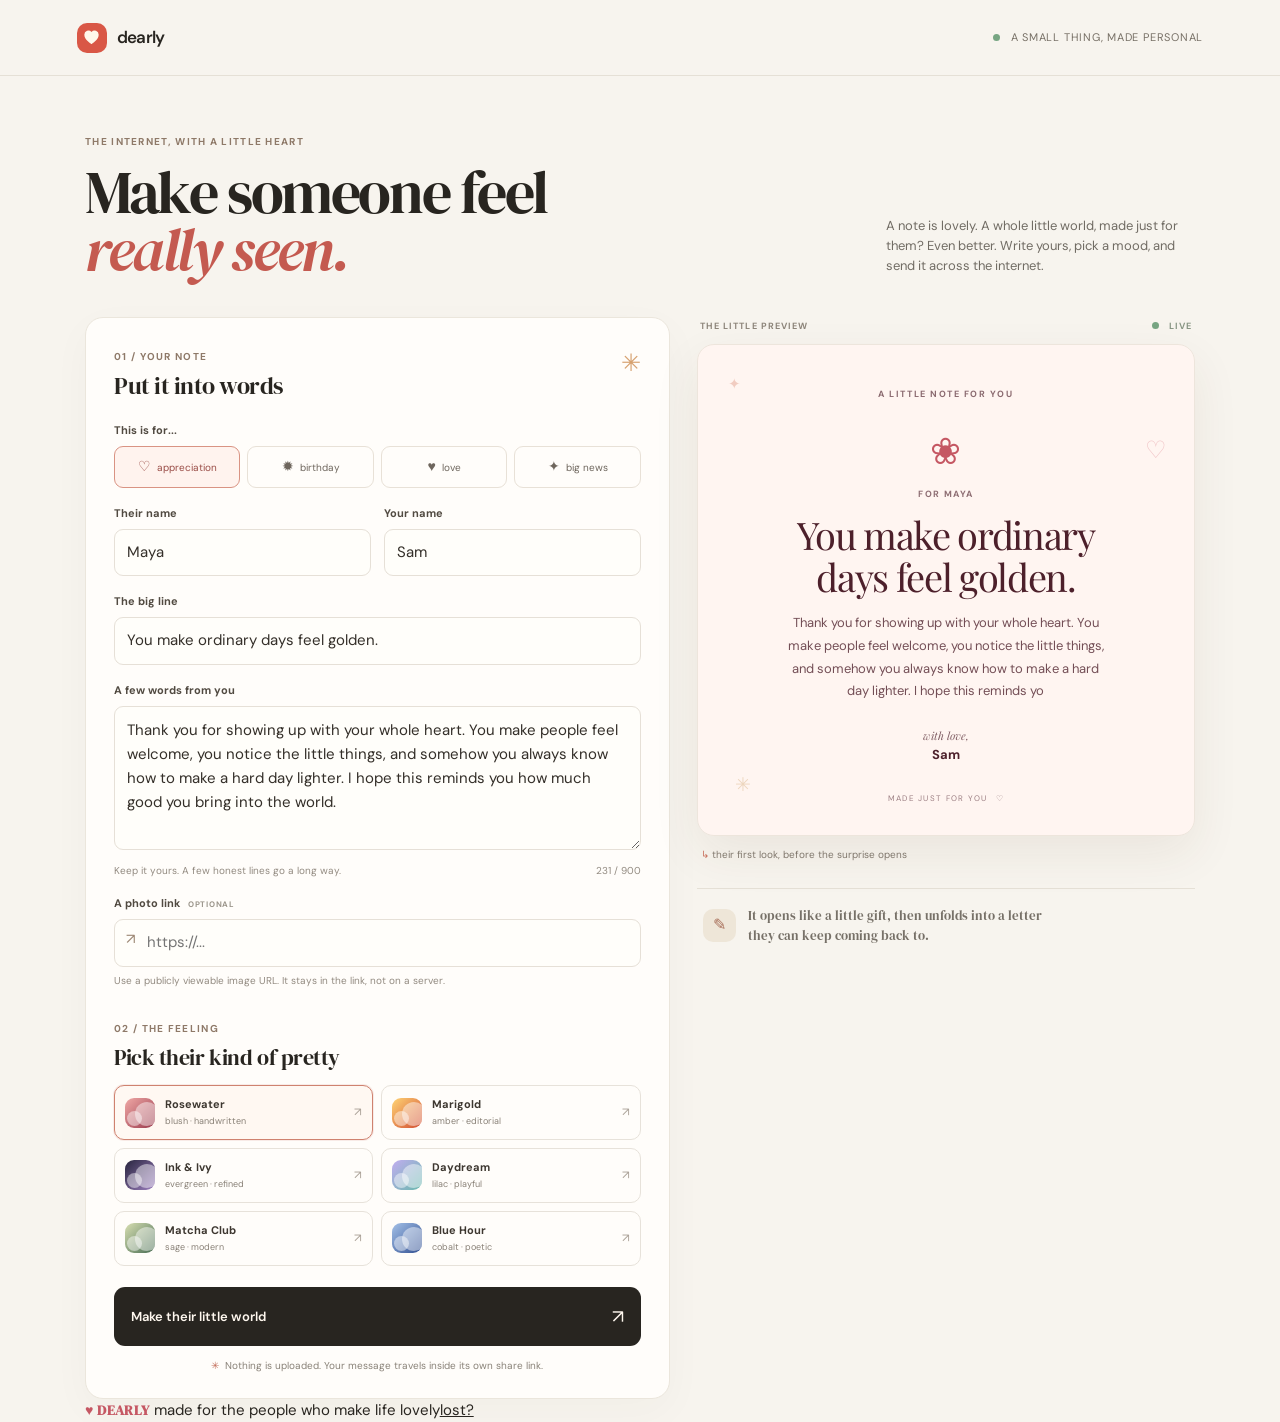
<file: index.html>
<!doctype html>
<html lang="en">
<head>
  <!-- Google tag (gtag.js) -->
<script async src="https://www.googletagmanager.com/gtag/js?id=G-65N9Z2HTPT"></script>
<script>
  window.dataLayer = window.dataLayer || [];
  function gtag(){dataLayer.push(arguments);}
  gtag('js', new Date());

  gtag('config', 'G-65N9Z2HTPT');
</script>
  <meta charset="utf-8">
  <meta name="viewport" content="width=device-width, initial-scale=1">
  <meta name="description" content="Make a little corner of the internet for someone who matters. Create and share a personal greeting site in minutes.">
  <meta name="theme-color" content="#f8f3eb">
  <title>Dearly make it mean something</title>
  <link rel="preconnect" href="https://fonts.googleapis.com">
  <link rel="preconnect" href="https://fonts.gstatic.com" crossorigin>
  <link href="https://fonts.googleapis.com/css2?family=DM+Sans:wght@400;500;600;700&family=DM+Serif+Display&family=Fraunces:opsz,wght@9..144,500;9..144,600&family=Manrope:wght@400;500;600;700&family=Playfair+Display:wght@500;600;700&family=Space+Grotesk:wght@400;500;600;700&display=swap" rel="stylesheet">
  <link id="site-icon" rel="icon" href="data:image/svg+xml,%3Csvg xmlns='http://www.w3.org/2000/svg' viewBox='0 0 64 64'%3E%3Crect width='64' height='64' rx='20' fill='%23c55763'/%3E%3Ctext x='17' y='46' font-family='Georgia' font-size='44' fill='%23fff6eb'%3Ed%3C/text%3E%3C/svg%3E">
  <link rel="stylesheet" href="styles.css">
</head>
<body class="builder-page">
  <header class="topbar">
    <a class="brand" href="index.html" aria-label="Dearly home"><span class="brand-mark" aria-hidden="true"><svg viewBox="0 0 32 32" aria-hidden="true"><path d="M16 25s-10-5.8-10-13a5.7 5.7 0 0 1 10-3.7A5.7 5.7 0 0 1 26 12c0 7.2-10 13-10 13Z" fill="currentColor"/></svg></span><span>dearly</span></a>
    <div class="topbar-note"><span class="live-dot"></span> a small thing, made personal</div>
  </header>

  <main class="builder-shell">
    <section class="intro-row">
      <div>
        <p class="eyebrow">THE INTERNET, WITH A LITTLE HEART</p>
        <h1>Make someone feel<br><em>really seen.</em></h1>
      </div>
      <p class="intro-copy">A note is lovely. A whole little world, made just for them? Even better. Write yours, pick a mood, and send it across the internet.</p>
    </section>

    <div class="builder-grid">
      <form class="editor-card" id="card-form">
        <div class="editor-heading"><div><span class="step-label">01 / YOUR NOTE</span><h2>Put it into words</h2></div><span class="sparkle">✳</span></div>
        <label class="field-label" for="occasion">This is for...</label>
        <div class="occasion-picker" role="group" aria-label="Choose an occasion">
          <button type="button" class="occasion-option active" data-occasion="appreciation"><span>♡</span> appreciation</button>
          <button type="button" class="occasion-option" data-occasion="birthday"><span>✹</span> birthday</button>
          <button type="button" class="occasion-option" data-occasion="love"><span>♥</span> love</button>
          <button type="button" class="occasion-option" data-occasion="congratulations"><span>✦</span> big news</button>
        </div>
        <input type="hidden" id="occasion" value="appreciation">

        <div class="field-pair">
          <div class="field-wrap"><label class="field-label" for="recipient">Their name</label><input id="recipient" maxlength="48" value="Maya" autocomplete="off" required></div>
          <div class="field-wrap"><label class="field-label" for="sender">Your name</label><input id="sender" maxlength="48" value="Sam" autocomplete="off" required></div>
        </div>
        <label class="field-label" for="headline">The big line</label>
        <input id="headline" maxlength="90" value="You make ordinary days feel golden." required>
        <label class="field-label" for="message">A few words from you</label>
        <textarea id="message" rows="5" maxlength="900" required>Thank you for showing up with your whole heart. You make people feel welcome, you notice the little things, and somehow you always know how to make a hard day lighter. I hope this reminds you how much good you bring into the world.</textarea>
        <div class="field-foot"><span>Keep it yours. A few honest lines go a long way.</span><span id="char-count">0 / 900</span></div>
        <label class="field-label" for="photo">A photo link <span class="optional">OPTIONAL</span></label>
        <div class="input-with-icon"><span aria-hidden="true">↗</span><input id="photo" type="url" placeholder="https://..." autocomplete="url"></div>
        <p class="field-hint">Use a publicly viewable image URL. It stays in the link, not on a server.</p>

        <div class="editor-heading theme-heading"><div><span class="step-label">02 / THE FEELING</span><h2>Pick their kind of pretty</h2></div></div>
        <div class="theme-picker" role="group" aria-label="Choose a visual theme">
          <button type="button" class="theme-option active" data-theme="rose"><span class="theme-swatch swatch-rose"></span><span><b>Rosewater</b><small>blush · handwritten</small></span><i>↗</i></button>
          <button type="button" class="theme-option" data-theme="sunset"><span class="theme-swatch swatch-sunset"></span><span><b>Marigold</b><small>amber · editorial</small></span><i>↗</i></button>
          <button type="button" class="theme-option" data-theme="midnight"><span class="theme-swatch swatch-midnight"></span><span><b>Ink &amp; Ivy</b><small>evergreen · refined</small></span><i>↗</i></button>
          <button type="button" class="theme-option" data-theme="pastel"><span class="theme-swatch swatch-pastel"></span><span><b>Daydream</b><small>lilac · playful</small></span><i>↗</i></button>
          <button type="button" class="theme-option" data-theme="matcha"><span class="theme-swatch swatch-matcha"></span><span><b>Matcha Club</b><small>sage · modern</small></span><i>↗</i></button>
          <button type="button" class="theme-option" data-theme="blue"><span class="theme-swatch swatch-blue"></span><span><b>Blue Hour</b><small>cobalt · poetic</small></span><i>↗</i></button>
        </div>
        <button class="create-button" type="submit"><span>Make their little world</span><b aria-hidden="true">↗</b></button>
        <p class="privacy-note"><span>✳</span> Nothing is uploaded. Your message travels inside its own share link.</p>
        <div class="share-result" id="share-result" hidden aria-live="polite">
          <div class="share-result-copy"><span class="step-label">YOUR LINK IS READY</span><strong>Made with love. Sent with a link.</strong></div>
          <div class="share-link-row"><input id="share-link" readonly aria-label="Generated share link"><button id="copy-link" type="button">Copy link</button></div>
          <a id="open-link" class="open-link" href="view.html">Preview the whole thing ↗</a>
          <span class="copy-status" id="copy-status" role="status"></span>
        </div>
      </form>

      <aside class="preview-column">
        <div class="preview-topline"><span>THE LITTLE PREVIEW</span><span class="preview-live"><i></i> LIVE</span></div>
        <div class="preview-frame" id="preview" data-theme="rose">
          <div class="preview-deco deco-one">✦</div><div class="preview-deco deco-two">♡</div><div class="preview-deco deco-three">✳</div>
          <div class="preview-content">
            <span class="preview-kicker" id="preview-kicker">A LITTLE NOTE FOR YOU</span>
            <span class="preview-flower" id="preview-flower">❀</span>
            <p class="preview-for">FOR <span id="preview-recipient">MAYA</span></p>
            <h2 id="preview-headline">You make ordinary days feel golden.</h2>
            <p class="preview-message" id="preview-message">Thank you for showing up with your whole heart. You make people feel welcome, you notice the little things, and somehow you always know how to make a hard day lighter.</p>
            <div class="preview-signoff"><span>with love,</span><b id="preview-sender">Sam</b></div>
            <span class="preview-stamp">MADE JUST FOR YOU <i>♡</i></span>
          </div>
          <div class="preview-photo" id="preview-photo" hidden><img id="preview-photo-image" alt="Your selected photo preview"></div>
        </div>
        <div class="preview-caption"><span>↳</span> their first look, before the surprise opens</div>
        <div class="mini-note"><span class="mini-note-icon">✎</span><p>It opens like a little gift, then unfolds into a letter they can keep coming back to.</p></div>
      </aside>
    </div>
    <footer class="page-footer"><span class="page-footer-brand">♥ DEARLY</span><span> made for the people who make life lovely</span><a href="404.html">lost?</a></footer>
  </main>
  <script src="builder.js" defer></script>
</body>
</html>
</file>
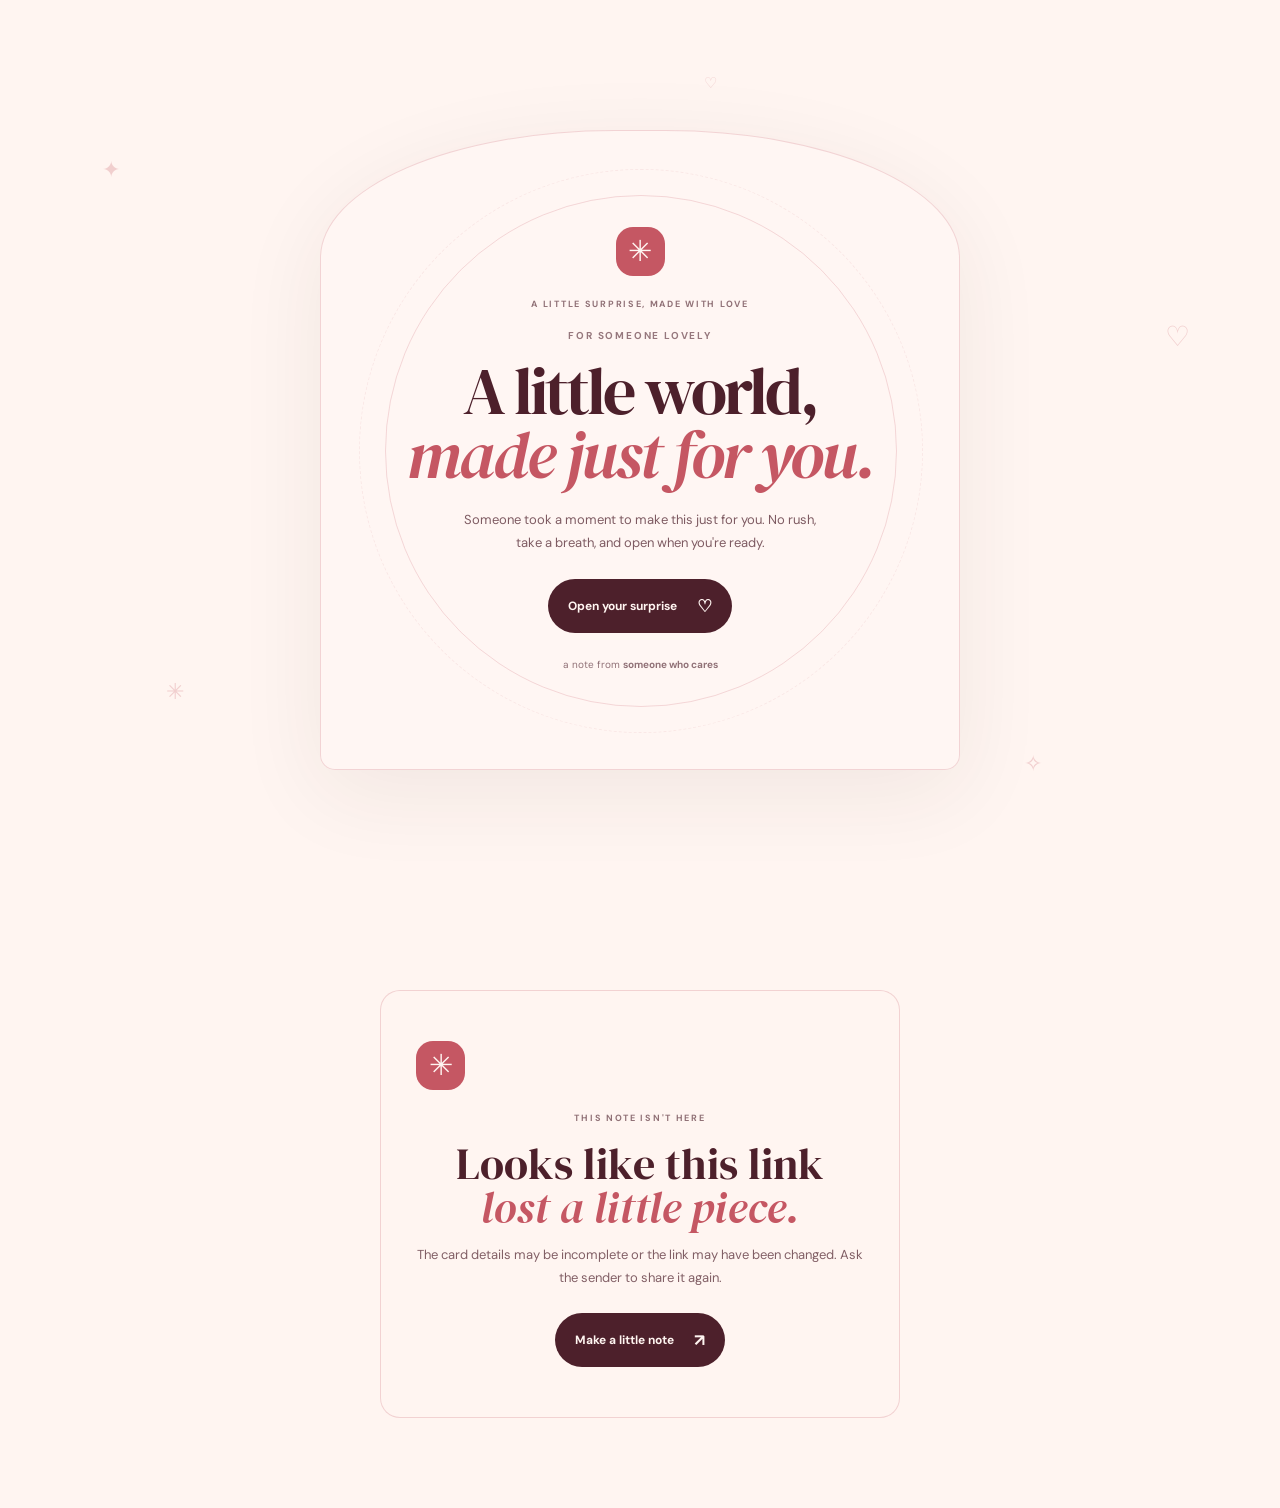
<file: view.html>
<!doctype html>
<html lang="en">
<head>
<script async src="https://www.googletagmanager.com/gtag/js?id=G-65N9Z2HTPT"></script>
<script>
  window.dataLayer = window.dataLayer || [];
  function gtag(){dataLayer.push(arguments);}
  gtag('js', new Date());
  gtag('config', 'G-65N9Z2HTPT');
</script>
  <meta charset="utf-8">
  <meta name="viewport" content="width=device-width, initial-scale=1">
  <meta name="description" content="A little world made for someone who matters. Open your personal note, made just for you.">
  <meta name="theme-color" content="#fff5f1">
  <title>Dearly a little world, just for you</title>
  <link rel="preconnect" href="https://fonts.googleapis.com">
  <link rel="preconnect" href="https://fonts.gstatic.com" crossorigin>
  <link href="https://fonts.googleapis.com/css2?family=DM+Sans:wght@400;500;600;700&family=DM+Serif+Display&family=Fraunces:opsz,wght@9..144,500;9..144,600&family=Manrope:wght@400;500;600;700&family=Playfair+Display:wght@500;600;700&family=Space+Grotesk:wght@400;500;600;700&display=swap" rel="stylesheet">
  <link id="site-icon" rel="icon" href="data:image/svg+xml,%3Csvg xmlns='http://www.w3.org/2000/svg' viewBox='0 0 64 64'%3E%3Crect width='64' height='64' rx='20' fill='%23c55763'/%3E%3Cpath d='M32 47S13 36 17 24c3-9 14-8 15 1 2-9 13-10 16-1 4 12-16 23-16 23Z' fill='%23fff6eb'/%3E%3C/svg%3E">
  <link rel="stylesheet" href="styles.css">
  <link rel="stylesheet" href="view.css">
</head>
<body class="viewer-page" data-theme="rose">
  <div class="float-layer" aria-hidden="true"><span>✦</span><span>♡</span><span>✳</span><span>✧</span><span>♡</span><span>✦</span></div>
  <main id="viewer-root">
    <section class="open-screen" id="open-screen">
      <div class="open-card">
        <span class="open-mark" aria-hidden="true">✳</span>
        <p class="view-kicker" id="welcome-kicker">A LITTLE SURPRISE, MADE WITH LOVE</p>
        <p class="open-for">FOR <span id="welcome-name">SOMEONE LOVELY</span></p>
        <h1 id="welcome-title">A little world,<br><em>made just for you.</em></h1>
        <p class="open-copy">Someone took a moment to make this just for you. No rush, take a breath, and open when you're ready.</p>
        <button class="open-button" id="open-surprise">Open your surprise <span>♡</span></button>
        <p class="open-signoff">a note from <b id="welcome-sender">someone who cares</b></p>
      </div>
    </section>

    <div class="personal-site" id="personal-site" hidden>
      <header class="view-nav"><a class="brand" href="index.html" aria-label="Dearly home"><span class="brand-mark" aria-hidden="true"><svg viewBox="0 0 32 32"><path d="M16 25s-10-5.8-10-13a5.7 5.7 0 0 1 10-3.7A5.7 5.7 0 0 1 26 12c0 7.2-10 13-10 13Z" fill="currentColor"/></svg></span><span>dearly</span></a><span class="nav-dedication">A LITTLE WORLD, MADE JUST FOR YOU</span></header>
      <section class="hero-section reveal-section" id="top">
        <div class="hero-orbit orbit-a"></div><div class="hero-orbit orbit-b"></div>
        <div class="hero-copy"><p class="view-kicker" id="hero-kicker">A SMALL TRIBUTE TO SOMEONE EXTRAORDINARY</p><p class="hero-recipient">FOR <span id="hero-name">YOU</span></p><h1 id="hero-headline">You make the world a little brighter.</h1><p class="hero-desc" id="hero-desc"></p><a href="#letter" class="hero-link">A note from the heart <span>↓</span></a></div>
        <div class="hero-art"><div class="art-sun"></div><div class="art-ring ring-one"></div><div class="art-ring ring-two"></div><span class="art-flower flower-one">✿</span><span class="art-flower flower-two"><svg  xmlns="http://www.w3.org/2000/svg" width="16" height="16"  
fill="currentColor" viewBox="0 0 24 24"  
transform="scale(1,-1) ">
<!--Boxicons v3.0.8 https://boxicons.com | License  https://docs.boxicons.com/free-->
<path d="M6.44 16.37 11 13.73V19h2v-5.27l4.56 2.64 1-1.74L14 12l4.56-2.63-1-1.74L13 10.27V5h-2v5.27L6.44 7.63l-1 1.74L10 12l-4.56 2.63z"></path>
</svg></span><span class="art-spark spark-one">✦</span><span class="art-spark spark-two">✧</span><span class="art-stamp">JUST<br>FOR YOU</span><div class="hero-photo" id="hero-photo" hidden><img id="hero-photo-img" alt="A photo shared just for you"></div></div>
      </section>
      <section class="letter-section reveal-section" id="letter">
        <div class="section-index"><span>01</span><i></i> A FEW WORDS FROM MY HEART</div>
        <div class="letter-layout"><div class="letter-heading"><p class="view-kicker">NO BIG SPEECH, JUST THE TRUTH</p><h2 id="letter-title">You deserve to hear this.</h2><span class="letter-heart">♡</span></div><article class="letter-paper"><span class="paper-sprig">✳</span><p class="letter-dear" id="letter-dear">Dear friend,</p><p class="letter-copy" id="letter-copy"></p><div class="letter-end"><span>with all my heart,</span><b id="letter-sender">Your person</b></div></article></div>
      </section>
      <section class="keepsake-section reveal-section" id="keepsake" hidden>
        <div class="keepsake-photo"><img id="keepsake-img" alt="A moment worth keeping"><span>ONE FOR THE KEEPS</span></div>
        <div class="keepsake-copy"><p class="view-kicker">LITTLE PIECES OF OUR STORY</p><h2>Some things are too lovely to leave unsaid.</h2><p id="keepsake-note"></p><span class="keepsake-flourish">✧ &nbsp; ♡ &nbsp; ✧</span></div>
      </section>
      <section class="final-section reveal-section" id="last-note">
        <div class="final-card"><span class="final-star">✹</span><p class="view-kicker">BEFORE YOU GO...</p><h2 id="final-title">One last thing, <span>friend</span>.</h2><p id="final-copy"></p><button class="last-message-button" id="last-message-button">Open one last message <span>↗</span></button><p class="last-message" id="last-message" hidden></p><div class="final-signature"><span>made especially for you,</span><b id="final-sender">with love ♡</b></div></div>
      </section>
<div class="view-footer"><span>✳ DEARLY, MADE WITH LOVE</span><a href="index.html">Create one for someone you love <span>↗</span></a></div>
    </div>
  </main>
  <section class="invalid-card" id="invalid-card" hidden><span class="open-mark">✳</span><p class="view-kicker">THIS NOTE ISN'T HERE</p><h1>Looks like this link<br><em>lost a little piece.</em></h1><p>The card details may be incomplete or the link may have been changed. Ask the sender to share it again.</p><a class="open-button" href="index.html">Make a little note <span>↗</span></a></section>
  <script src="viewer.js" defer></script>
</body>
</html>
</file>
<file: styles.css>
@import url('https://fonts.googleapis.com/css2?family=DM+Sans:wght@400;500;600;700&family=DM+Serif+Display&family=Fraunces:opsz,wght@9..144,500;9..144,600&family=Manrope:wght@400;500;600;700&family=Playfair+Display:wght@500;600;700&family=Space+Grotesk:wght@400;500;600;700&display=swap');
:root{--ink:#282520;--muted:#827b70;--paper:#f7f4ee;--line:#e5e0d6;--accent:#d95746;--serif:'DM Serif Display',Georgia,serif;--sans:'DM Sans',Arial,sans-serif;--rose-ink:#4d202b;--rose-bg:#fff5f1;--rose-accent:#c55763;--rose-deep:#8d3548;--sun-ink:#4e291a;--sun-bg:#fff6e8;--sun-accent:#d26037;--sun-deep:#954629;--night-ink:#f7efe1;--night-bg:#27243b;--night-accent:#d6ab71;--night-deep:#a986cf;--pastel-ink:#42334c;--pastel-bg:#faf4ff;--pastel-accent:#8c6bb0;--pastel-deep:#578c86;--matcha-ink:#263b32;--matcha-bg:#f1f5eb;--matcha-accent:#5e8064;--matcha-deep:#b28a51;--blue-ink:#192d50;--blue-bg:#eef4fb;--blue-accent:#3c64a0;--blue-deep:#b96a6d}
*{box-sizing:border-box}html{scroll-behavior:smooth}body{margin:0;background:var(--paper);color:var(--ink);font:15px/1.55 var(--sans)}button,input,textarea{font:inherit}button{cursor:pointer}.brand-mark svg{width:23px;height:23px;display:block}.brand-mark{width:30px;height:30px}.viewer-page .brand-mark{background:var(--v-accent);color:var(--v-bg)}.topbar{height:76px;border-bottom:1px solid var(--line);padding:0 clamp(22px,6vw,96px);display:flex;align-items:center;justify-content:space-between}.brand{display:flex;align-items:center;gap:10px;text-decoration:none;color:var(--ink);font-weight:600;letter-spacing:-.04em;font-size:17px}.brand b{font-weight:400;color:var(--muted)}.brand-mark{border-radius:10px;background:#d95746;color:#fff8eb;display:grid;place-items:center;font-size:19px}.topbar-note{font-size:11px;color:#777066;letter-spacing:.07em;text-transform:uppercase}.live-dot,.preview-live i{width:7px;height:7px;display:inline-block;border-radius:50%;background:#77a582;margin-right:7px}.builder-shell{width:min(1110px,calc(100% - 44px));margin:auto}.intro-row{display:flex;align-items:end;justify-content:space-between;padding:48px 0 37px;gap:36px}.eyebrow,.step-label{font-size:10px;letter-spacing:.13em;color:#8e7968;font-weight:700}.intro-row h1{font:clamp(39px,5vw,60px)/.98 var(--serif);letter-spacing:-.04em;margin:13px 0 0}.intro-row h1 em{color:#c45a50;font-weight:400}.intro-copy{max-width:305px;color:#716c64;font-size:13px;margin:0 4px 4px 0}.builder-grid{display:grid;grid-template-columns:minmax(0,1.08fr) minmax(320px,.92fr);gap:27px;align-items:start}.editor-card{background:#fffdfa;border:1px solid #ebe6dc;border-radius:18px;padding:26px 28px 24px;box-shadow:0 12px 40px #42332108}.editor-heading{display:flex;justify-content:space-between;align-items:start;margin-bottom:22px}.editor-heading h2{font:24px/1.12 var(--serif);letter-spacing:-.02em;margin:6px 0 0}.sparkle{color:#d6a16f;font-size:24px}.field-label{display:block;font-size:11px;font-weight:700;color:#514a41;margin:17px 0 7px}.field-pair{display:grid;grid-template-columns:1fr 1fr;gap:13px}.field-wrap{min-width:0}input,textarea{width:100%;border:1px solid #e6e0d7;background:#fffefa;border-radius:9px;padding:11px 12px;color:#342f29;outline:0;transition:border .2s,box-shadow .2s}input:focus,textarea:focus{border-color:#d68d78;box-shadow:0 0 0 3px #d68d781c}textarea{resize:vertical;min-height:112px;line-height:1.6}.occasion-picker{display:grid;grid-template-columns:repeat(4,1fr);gap:7px}.occasion-option{border:1px solid #e8e1d7;border-radius:9px;padding:9px 4px;background:#fffdfa;color:#6e665d;font-size:10px;white-space:nowrap}.occasion-option span{font-size:14px;margin-right:3px}.occasion-option.active{background:#fff3ee;border-color:#d99383;color:#994c46}.field-foot{display:flex;justify-content:space-between;font-size:10px;color:#928a80;margin-top:6px}.field-foot span:first-child{max-width:70%}.optional{font-size:8px;letter-spacing:.09em;color:#9b958b;margin-left:5px}.input-with-icon{position:relative}.input-with-icon>span{position:absolute;left:12px;top:9px;color:#9c8774}.input-with-icon input{padding-left:32px}.field-hint{font-size:10px;color:#928a80;margin:6px 0 0}.theme-heading{margin:28px 0 15px}.theme-heading h2{font-size:22px}.theme-picker{display:grid;grid-template-columns:1fr 1fr;gap:8px}.theme-option{display:flex;align-items:center;gap:10px;text-align:left;background:#fffdfa;border:1px solid #e7e2da;border-radius:10px;padding:10px;color:#3d3730;transition:.18s}.theme-option.active{border-color:#cf826f;background:#fff8f2;box-shadow:0 0 0 1px #cf826f24}.theme-option>span:nth-child(2){display:grid;gap:2px;flex:1}.theme-option b{font-size:11px}.theme-option small{font-size:9px;color:#898177}.theme-option i{font-style:normal;color:#aaa197;font-size:12px}.theme-swatch{width:30px;height:30px;border-radius:9px;display:block;position:relative;overflow:hidden}.theme-swatch:before,.theme-swatch:after{content:'';position:absolute;border-radius:50%;width:24px;height:24px;top:4px;left:10px;background:#ffffff73}.theme-swatch:after{width:15px;height:15px;top:13px;left:2px}.swatch-rose{background:linear-gradient(135deg,#f0a9a6,#9a3a4c)}.swatch-sunset{background:linear-gradient(135deg,#ffd575,#d24d32)}.swatch-midnight{background:linear-gradient(135deg,#28253e,#9d80bf)}.swatch-pastel{background:linear-gradient(135deg,#c2adf0,#69b8ad)}.swatch-matcha{background:linear-gradient(135deg,#d8dfb2,#486d53)}.swatch-blue{background:linear-gradient(135deg,#a4c1e8,#314f91)}.create-button{margin-top:21px;width:100%;border:0;border-radius:11px;background:#282520;color:#fff8ef;display:flex;justify-content:space-between;align-items:center;padding:15px 17px;font-weight:600;font-size:13px;transition:transform .2s,background .2s}.create-button:hover{transform:translateY(-2px);background:#4a382e}.create-button b{font-size:19px;font-weight:400}.privacy-note{display:flex;justify-content:center;align-items:center;gap:6px;color:#898278;font-size:10px;margin:12px 0 0}.privacy-note span{color:#c36d59}.share-result{border-top:1px solid var(--line);margin-top:20px;padding-top:17px}.share-result-copy{display:grid;gap:3px}.share-result-copy strong{font:18px var(--serif)}.share-link-row{display:flex;margin-top:11px;gap:7px}.share-link-row input{min-width:0;font-size:10px;color:#756d63}.share-link-row button{border:0;background:#d85e4b;color:white;border-radius:8px;padding:0 15px;font-size:11px;font-weight:700}.open-link{display:inline-block;color:#9c5148;font-size:11px;margin-top:9px}.copy-status{font-size:11px;color:#5f896c;margin-left:10px}.preview-column{position:sticky;top:22px}.preview-topline{display:flex;justify-content:space-between;font-size:9px;font-weight:700;letter-spacing:.12em;color:#8d857a;padding:3px 3px 10px}.preview-live{color:#879583}.preview-frame{position:relative;overflow:hidden;min-height:451px;border-radius:17px;padding:43px 34px 30px;background:var(--rose-bg);color:var(--rose-ink);border:1px solid #ede5dc;box-shadow:0 18px 48px #4b362013;transition:background .35s,color .35s}.preview-frame[data-theme="sunset"]{background:var(--sun-bg);color:var(--sun-ink)}.preview-frame[data-theme="midnight"]{background:var(--night-bg);color:var(--night-ink)}.preview-frame[data-theme="pastel"]{background:var(--pastel-bg);color:var(--pastel-ink)}.preview-frame[data-theme="matcha"]{background:var(--matcha-bg);color:var(--matcha-ink)}.preview-frame[data-theme="blue"]{background:var(--blue-bg);color:var(--blue-ink)}.preview-content{position:relative;z-index:1;max-width:355px;margin:auto}.preview-kicker{display:block;text-align:center;font-size:9px;letter-spacing:.17em;font-weight:700;opacity:.65}.preview-flower{display:block;text-align:center;font-size:37px;margin:21px 0 8px;color:var(--rose-accent)}[data-theme="sunset"] .preview-flower{color:var(--sun-accent)}[data-theme="midnight"] .preview-flower{color:var(--night-accent)}[data-theme="pastel"] .preview-flower{color:var(--pastel-accent)}[data-theme="matcha"] .preview-flower{color:var(--matcha-accent)}[data-theme="blue"] .preview-flower{color:var(--blue-accent)}.preview-frame[data-theme="sunset"]{--serif:'Fraunces',Georgia,serif;--sans:'Manrope',Arial,sans-serif}.preview-frame[data-theme="midnight"]{--serif:'Playfair Display',Georgia,serif;--sans:'Space Grotesk',Arial,sans-serif}.preview-frame[data-theme="pastel"]{--serif:'DM Serif Display',Georgia,serif;--sans:'DM Sans',Arial,sans-serif}.preview-frame[data-theme="matcha"]{--serif:'Space Grotesk',Arial,sans-serif;--sans:'Manrope',Arial,sans-serif}.preview-frame[data-theme="blue"]{--serif:'Fraunces',Georgia,serif;--sans:'DM Sans',Arial,sans-serif}.preview-frame[data-theme="rose"]{--serif:'Playfair Display',Georgia,serif;--sans:'DM Sans',Arial,sans-serif}.preview-for{text-align:center;font-size:9px;letter-spacing:.16em;font-weight:700;opacity:.63;margin:0 0 12px}.preview-content h2{text-align:center;font:clamp(26px,3.4vw,38px)/1.09 var(--serif);letter-spacing:-.035em;margin:0 auto 15px;max-width:330px}.preview-message{font:13px/1.75 var(--sans);text-align:center;opacity:.78;margin:0 auto;max-width:330px}.preview-signoff{display:flex;flex-direction:column;align-items:center;gap:1px;margin-top:24px;font-size:11px}.preview-signoff span{font-family:var(--serif);font-style:italic;opacity:.7}.preview-signoff b{font-size:13px}.preview-stamp{display:block;text-align:center;font-size:8px;letter-spacing:.16em;margin-top:27px;opacity:.55}.preview-stamp i{font-style:normal;margin-left:5px}.preview-deco{position:absolute;opacity:.38;animation:drift 6s ease-in-out infinite}.deco-one{top:28px;left:30px;color:#dc8b74}.deco-two{right:27px;top:86px;color:#d97582;font-size:24px;animation-delay:-2s}.deco-three{bottom:35px;left:37px;color:#d1a56e;font-size:19px;animation-delay:-4s}.preview-photo{margin:20px auto 0;width:130px;height:105px;border:5px solid #fff;border-radius:5px;box-shadow:0 6px 17px #0002;transform:rotate(3deg);overflow:hidden}.preview-photo img{width:100%;height:100%;object-fit:cover}.preview-caption{font-size:10px;color:#827a70;padding:11px 4px}.preview-caption span{color:#cc725f}.mini-note{margin-top:15px;border-top:1px solid var(--line);padding:17px 6px;display:flex;align-items:center;gap:12px;color:#777168}.mini-note-icon{display:grid;place-items:center;width:33px;height:33px;border-radius:10px;background:#eee6d8;color:#a76e59;font-size:16px;flex:0 0 33px}.mini-note p{font:13px/1.5 var(--serif);margin:0;max-width:310px}  .page-footer-brand{font-family:var(--serif);text-transform:none;letter-spacing:.03em;font-size:14px;color:#c55763!important}
.page-footer span:first-child{color:#51483e;font-weight:700}.page-footer a{color:inherit}
@keyframes drift{0%,100%{transform:translateY(0) rotate(0)}50%{transform:translateY(-10px) rotate(8deg)}}
@media(max-width:820px){.intro-row{align-items:start;flex-direction:column;gap:15px;padding-top:38px}.intro-copy{max-width:500px}.builder-grid{grid-template-columns:1fr}.preview-column{position:static;grid-row:1}.preview-frame{min-height:405px}.editor-card{grid-row:2}.builder-grid{gap:19px}.preview-column .mini-note{display:none}.preview-frame{padding-top:30px}.page-footer{margin-top:30px}}
@media(max-width:520px){.topbar{height:64px;padding:0 18px}.topbar-note{font-size:8px}.builder-shell{width:calc(100% - 30px)}.intro-row{padding:32px 0 24px}.intro-row h1{font-size:43px}.intro-copy{font-size:12px}.preview-frame{min-height:386px;padding:27px 20px}.preview-content h2{font-size:31px}.preview-message{font-size:12px}.editor-card{padding:21px 17px}.occasion-picker{grid-template-columns:1fr 1fr}.occasion-option{padding:10px 5px}.field-pair{gap:9px}.theme-picker{gap:7px}.theme-option{padding:9px 7px;gap:7px}.theme-swatch{width:26px;height:26px}.theme-option b{font-size:10px}.theme-option small{font-size:8px}.page-footer{gap:10px;flex-wrap:wrap;font-size:8px}.page-footer span:nth-child(2){order:3;width:100%}}
</file>
<file: view.css>
.viewer-page{--v-bg:var(--rose-bg);--v-ink:var(--rose-ink);--v-accent:var(--rose-accent);--v-deep:var(--rose-deep);--v-font:var(--serif);--v-body:var(--sans);background:var(--v-bg);color:var(--v-ink);transition:background .4s,color .4s;min-height:100vh}.viewer-page[data-theme="sunset"]{--v-bg:var(--sun-bg);--v-ink:var(--sun-ink);--v-accent:var(--sun-accent);--v-deep:var(--sun-deep);--v-font:'Fraunces',Georgia,serif;--v-body:'Manrope',Arial,sans-serif}.viewer-page[data-theme="midnight"]{--v-bg:var(--night-bg);--v-ink:var(--night-ink);--v-accent:var(--night-accent);--v-deep:var(--night-deep);--v-font:'Playfair Display',Georgia,serif;--v-body:'Space Grotesk',Arial,sans-serif}.viewer-page[data-theme="pastel"]{--v-bg:var(--pastel-bg);--v-ink:var(--pastel-ink);--v-accent:var(--pastel-accent);--v-deep:var(--pastel-deep);--v-font:'DM Serif Display',Georgia,serif;--v-body:'DM Sans',Arial,sans-serif}.viewer-page[data-theme="matcha"]{--v-bg:var(--matcha-bg);--v-ink:var(--matcha-ink);--v-accent:var(--matcha-accent);--v-deep:var(--matcha-deep);--v-font:'Space Grotesk',Arial,sans-serif;--v-body:'Manrope',Arial,sans-serif}.viewer-page[data-theme="blue"]{--v-bg:var(--blue-bg);--v-ink:var(--blue-ink);--v-accent:var(--blue-accent);--v-deep:var(--blue-deep);--v-font:'Fraunces',Georgia,serif;--v-body:'DM Sans',Arial,sans-serif}.viewer-page{font-family:var(--v-body)}.viewer-page a{color:inherit}.float-layer{position:fixed;inset:0;pointer-events:none;z-index:0;overflow:hidden;color:var(--v-accent);opacity:.24}.float-layer span{position:absolute;animation:floaty 13s ease-in-out infinite;font-size:22px}.float-layer span:nth-child(1){left:8%;top:17%}.float-layer span:nth-child(2){left:91%;top:35%;font-size:28px;animation-delay:-2s}.float-layer span:nth-child(3){left:13%;top:75%;animation-delay:-7s}.float-layer span:nth-child(4){left:80%;top:83%;animation-delay:-4s}.float-layer span:nth-child(5){left:55%;top:8%;font-size:15px;animation-delay:-9s}.float-layer span:nth-child(6){left:72%;top:60%;animation-delay:-5s}@keyframes floaty{0%,100%{transform:translateY(0) rotate(0)}50%{transform:translateY(-19px) rotate(14deg)}}.open-screen{min-height:100svh;display:grid;place-items:center;padding:30px 18px;position:relative;z-index:1}.open-card{width:min(640px,100%);min-height:640px;border:1px solid color-mix(in srgb,var(--v-accent) 22%,transparent);background:color-mix(in srgb,var(--v-bg) 88%,white);border-radius:46% 46% 15px 15px / 20% 20% 15px 15px;display:flex;flex-direction:column;align-items:center;justify-content:center;text-align:center;padding:64px 42px;position:relative;box-shadow:0 22px 90px #38261712}.open-card:before,.open-card:after{content:'';position:absolute;border:1px solid color-mix(in srgb,var(--v-accent) 20%,transparent);border-radius:50%;width:80%;height:80%;top:10%;left:10%;pointer-events:none}.open-card:after{width:88%;height:88%;top:6%;left:6%;border-style:dashed;opacity:.45}.open-mark{width:49px;height:49px;display:grid;place-items:center;background:var(--v-accent);color:var(--v-bg);border-radius:17px;font-size:29px;margin-bottom:22px;position:relative;z-index:1}.view-kicker{font-size:9px;font-weight:700;letter-spacing:.19em;opacity:.62;margin:0 0 16px}.open-for,.hero-recipient{font-size:10px;letter-spacing:.18em;font-weight:700;opacity:.59;margin:0 0 15px}.open-card h1{font:clamp(40px,7vw,66px)/.98 var(--v-font);letter-spacing:-.045em;margin:0;position:relative;z-index:1}.open-card h1 em{font-weight:400;color:var(--v-accent)}.open-copy{max-width:355px;font-size:13px;line-height:1.8;opacity:.72;margin:20px auto 24px;position:relative;z-index:1}.open-button,.last-message-button{border:0;background:var(--v-ink);color:var(--v-bg)!important;border-radius:99px;padding:14px 20px;font-size:12px;font-weight:700;display:inline-flex;gap:20px;align-items:center;text-decoration:none;transition:transform .2s,opacity .2s;position:relative;z-index:2}.open-button:hover,.last-message-button:hover{transform:translateY(-2px);opacity:.87}.open-button span{font-size:17px}.open-signoff{font-size:10px;opacity:.62;margin:24px 0 0;position:relative;z-index:1}.open-signoff b{color:var(--v-ink)}.personal-site{position:relative;z-index:1;animation:page-in .7s ease both}@keyframes page-in{from{opacity:0;transform:translateY(15px)}to{opacity:1;transform:translateY(0)}}.view-nav{height:74px;max-width:1150px;margin:auto;padding:0 28px;display:flex;align-items:center;justify-content:space-between;border-bottom:1px solid color-mix(in srgb,var(--v-ink) 13%,transparent)}.view-nav .brand{color:var(--v-ink);font-family:var(--sans)}.view-nav .brand-mark{background:var(--v-accent);color:var(--v-bg)}.view-nav .brand b{color:var(--v-ink);opacity:.56}.nav-dedication{font-size:8px;letter-spacing:.15em;opacity:.56}.hero-section{max-width:1060px;min-height:590px;padding:80px 30px 80px;margin:auto;display:grid;grid-template-columns:1fr .9fr;align-items:center;gap:30px;position:relative;overflow:hidden}.hero-copy{position:relative;z-index:2}.hero-copy .view-kicker{margin-bottom:28px}.hero-recipient{margin-bottom:13px}.hero-copy h1{font:clamp(54px,7.1vw,91px)/.93 var(--v-font);letter-spacing:-.055em;max-width:565px;margin:0}.hero-desc{font-size:14px;line-height:1.8;opacity:.7;max-width:420px;margin:24px 0}.hero-link{display:inline-flex;align-items:center;gap:12px;text-decoration:none;font-size:11px;font-weight:700;border-bottom:1px solid var(--v-accent);padding:0 0 7px}.hero-link span{font-size:15px;color:var(--v-accent)}.hero-art{width:min(400px,100%);aspect-ratio:1;border-radius:50%;background:color-mix(in srgb,var(--v-accent) 15%,transparent);position:relative;display:grid;place-items:center;margin:auto}.art-sun{width:67%;height:67%;background:color-mix(in srgb,var(--v-accent) 52%,var(--v-bg));border-radius:49% 51% 62% 38% / 45% 42% 58% 55%;position:absolute;animation:morph 9s ease-in-out infinite}.art-ring{position:absolute;border:1px solid color-mix(in srgb,var(--v-accent) 50%,transparent);border-radius:50%;width:88%;height:88%;transform:rotate(-20deg)}.ring-two{width:75%;height:96%;transform:rotate(53deg);border-style:dashed;opacity:.75}.art-flower,.art-spark{position:absolute;color:var(--v-ink)}.flower-one{font-size:76px;top:14%;left:5%;color:var(--v-accent);animation:floaty 8s infinite}.flower-two{font-size:40px;bottom:18%;right:6%;color:var(--v-deep);animation:floaty 9s -2s infinite}.spark-one{font-size:30px;right:10%;top:17%;color:var(--v-accent)}.spark-two{font-size:23px;left:16%;bottom:13%;color:var(--v-accent)}.art-stamp{position:absolute;z-index:2;right:10%;bottom:22%;width:74px;height:74px;border-radius:50%;border:1px solid var(--v-ink);display:grid;place-content:center;text-align:center;font-size:9px;letter-spacing:.13em;line-height:1.35;transform:rotate(12deg);background:var(--v-bg)}.hero-photo{position:absolute;width:47%;height:57%;z-index:1;border:8px solid var(--v-bg);box-shadow:0 10px 30px #0003;transform:rotate(-5deg);overflow:hidden}.hero-photo img{width:100%;height:100%;object-fit:cover}.hero-photo[hidden]{display:none}@keyframes morph{0%,100%{border-radius:49% 51% 62% 38% / 45% 42% 58% 55%;transform:rotate(0)}50%{border-radius:62% 38% 42% 58% / 53% 59% 41% 47%;transform:rotate(9deg)}}.letter-section{background:color-mix(in srgb,var(--v-ink) 4%,var(--v-bg));padding:75px max(30px,calc((100vw - 1060px)/2)) 92px}.section-index{display:flex;align-items:center;gap:10px;font-size:9px;letter-spacing:.16em;font-weight:700;opacity:.55}.section-index span{color:var(--v-accent);font-size:12px}.section-index i{width:33px;height:1px;background:var(--v-accent)}.letter-layout{display:grid;grid-template-columns:.85fr 1.15fr;gap:65px;align-items:start;margin-top:43px}.letter-heading{position:relative;padding-top:15px}.letter-heading h2,.keepsake-copy h2{font:clamp(36px,5vw,58px)/1.02 var(--v-font);letter-spacing:-.045em;margin:0;max-width:390px}.letter-heart{display:block;font-size:37px;color:var(--v-accent);margin-top:35px}.letter-paper{position:relative;background:color-mix(in srgb,var(--v-bg) 92%,white);padding:37px 42px 33px;border:1px solid color-mix(in srgb,var(--v-accent) 18%,transparent);box-shadow:0 12px 35px #291b100a;transform:rotate(.6deg);font-family:var(--v-font)}.letter-paper:before{content:'';position:absolute;inset:9px;border:1px solid color-mix(in srgb,var(--v-accent) 14%,transparent);pointer-events:none}.paper-sprig{position:absolute;top:20px;right:24px;color:var(--v-accent);font-size:21px}.letter-dear{font-size:21px;margin:0 0 16px}.letter-copy{font-size:15px;line-height:1.9;white-space:pre-line;margin:0;opacity:.81}.letter-end{display:flex;flex-direction:column;margin-top:26px;gap:4px}.letter-end span{font-style:italic;opacity:.65}.letter-end b{font-size:19px}.keepsake-section{max-width:1010px;margin:auto;padding:90px 30px;display:grid;grid-template-columns:.8fr 1fr;gap:85px;align-items:center}.keepsake-photo{height:360px;padding:13px 13px 48px;background:#fffefa;box-shadow:0 12px 40px #291b1020;transform:rotate(-2.5deg);position:relative}.keepsake-photo img{width:100%;height:100%;object-fit:cover}.keepsake-photo span{position:absolute;bottom:15px;left:0;right:0;text-align:center;font-size:8px;letter-spacing:.17em;opacity:.58}.keepsake-photo[hidden]{display:none}.keepsake-copy .view-kicker{margin-bottom:19px}.keepsake-copy h2{font-size:47px}.keepsake-copy>p:not(.view-kicker){line-height:1.8;font-size:13px;opacity:.7;max-width:360px}.keepsake-flourish{display:block;margin-top:25px;color:var(--v-accent)}.final-section{padding:83px 24px 100px;background:color-mix(in srgb,var(--v-accent) 13%,var(--v-bg))}.final-card{max-width:680px;margin:auto;text-align:center;padding:59px 45px 50px;border:1px solid color-mix(in srgb,var(--v-accent) 32%,transparent);background:color-mix(in srgb,var(--v-bg) 85%,white);position:relative}.final-card:before,.final-card:after{content:'✧';position:absolute;color:var(--v-accent);font-size:25px;top:19px;left:22px}.final-card:after{content:'✦';left:auto;right:22px;top:auto;bottom:19px}.final-star{font-size:27px;color:var(--v-accent)}.final-card .view-kicker{margin:13px 0}.final-card h2{font:clamp(37px,5vw,57px)/1 var(--v-font);letter-spacing:-.04em;margin:0}.final-card h2 span{color:var(--v-accent)}.final-card>p:not(.view-kicker):not(.last-message){font-size:13px;line-height:1.8;opacity:.73;max-width:470px;margin:20px auto}.last-message-button{margin-top:7px;background:var(--v-accent);color:var(--v-bg)!important}.last-message{max-width:450px;margin:22px auto 0;padding:18px;border-top:1px solid color-mix(in srgb,var(--v-accent) 25%,transparent);font:18px/1.7 var(--v-font);white-space:pre-line;animation:page-in .4s ease}.final-signature{display:flex;flex-direction:column;gap:3px;margin-top:26px;font:italic 14px var(--v-font);opacity:.72}.final-signature b{font-style:normal}.view-footer{min-height:75px;max-width:1150px;margin:auto;padding:18px 28px;display:flex;align-items:center;justify-content:space-between;font-size:8px;letter-spacing:.13em;opacity:.64}.view-footer a{text-decoration:none;font-size:10px;letter-spacing:.03em;font-weight:700}.view-footer a span{color:var(--v-accent);margin-left:6px;font-size:14px}.reveal-section{opacity:0;transform:translateY(22px);transition:opacity .8s ease,transform .8s ease}.reveal-section.is-visible{opacity:1;transform:translateY(0)}.invalid-card{position:relative;z-index:2;max-width:520px;margin:10vh auto;padding:50px 35px;text-align:center;background:var(--v-bg);border:1px solid color-mix(in srgb,var(--v-accent) 22%,transparent);border-radius:20px}.invalid-card h1{font:44px/1 var(--v-font);margin:12px}.invalid-card h1 em{color:var(--v-accent);font-weight:400}.invalid-card p:not(.view-kicker){opacity:.7;font-size:13px;line-height:1.8}.invalid-card .open-button{margin-top:10px}
@media(max-width:760px){.open-card{min-height:570px;padding:50px 27px}.hero-section{grid-template-columns:1fr;min-height:auto;padding:70px 25px 56px;gap:46px}.hero-copy h1{max-width:650px}.hero-art{width:min(350px,85vw)}.letter-layout{grid-template-columns:1fr;gap:27px;margin-top:28px}.letter-heading h2{max-width:550px}.letter-heart{position:absolute;right:5px;top:10px;margin:0}.letter-paper{max-width:650px}.keepsake-section{grid-template-columns:1fr;gap:34px;padding:65px 30px}.keepsake-photo{width:min(400px,90%);height:320px}.keepsake-copy h2{max-width:550px}.letter-section{padding:60px 25px 70px}.final-section{padding:60px 20px 70px}}
@media(max-width:480px){.view-nav{height:62px;padding:0 17px}.nav-dedication{font-size:7px;max-width:105px;text-align:right;line-height:1.5}.open-card{min-height:540px;padding:42px 22px;border-radius:44% 44% 13px 13px / 16% 16% 13px 13px}.open-card h1{font-size:46px}.open-copy{font-size:12px}.hero-section{padding:58px 20px 45px}.hero-copy h1{font-size:58px}.hero-art{width:84vw}.section-index{font-size:8px}.letter-paper{padding:31px 24px 27px}.letter-copy{font-size:14px}.letter-paper:before{inset:7px}.keepsake-photo{height:275px}.keepsake-copy h2{font-size:39px}.final-card{padding:45px 21px 40px}.final-card h2{font-size:43px}.view-footer{padding:18px;flex-direction:column;gap:9px;justify-content:center;text-align:center}.invalid-card{margin:8vh 15px;padding:35px 20px}}
@media(prefers-reduced-motion:reduce){*,*:before,*:after{scroll-behavior:auto!important;animation-duration:.01ms!important;animation-iteration-count:1!important;transition-duration:.01ms!important}}
</file>
